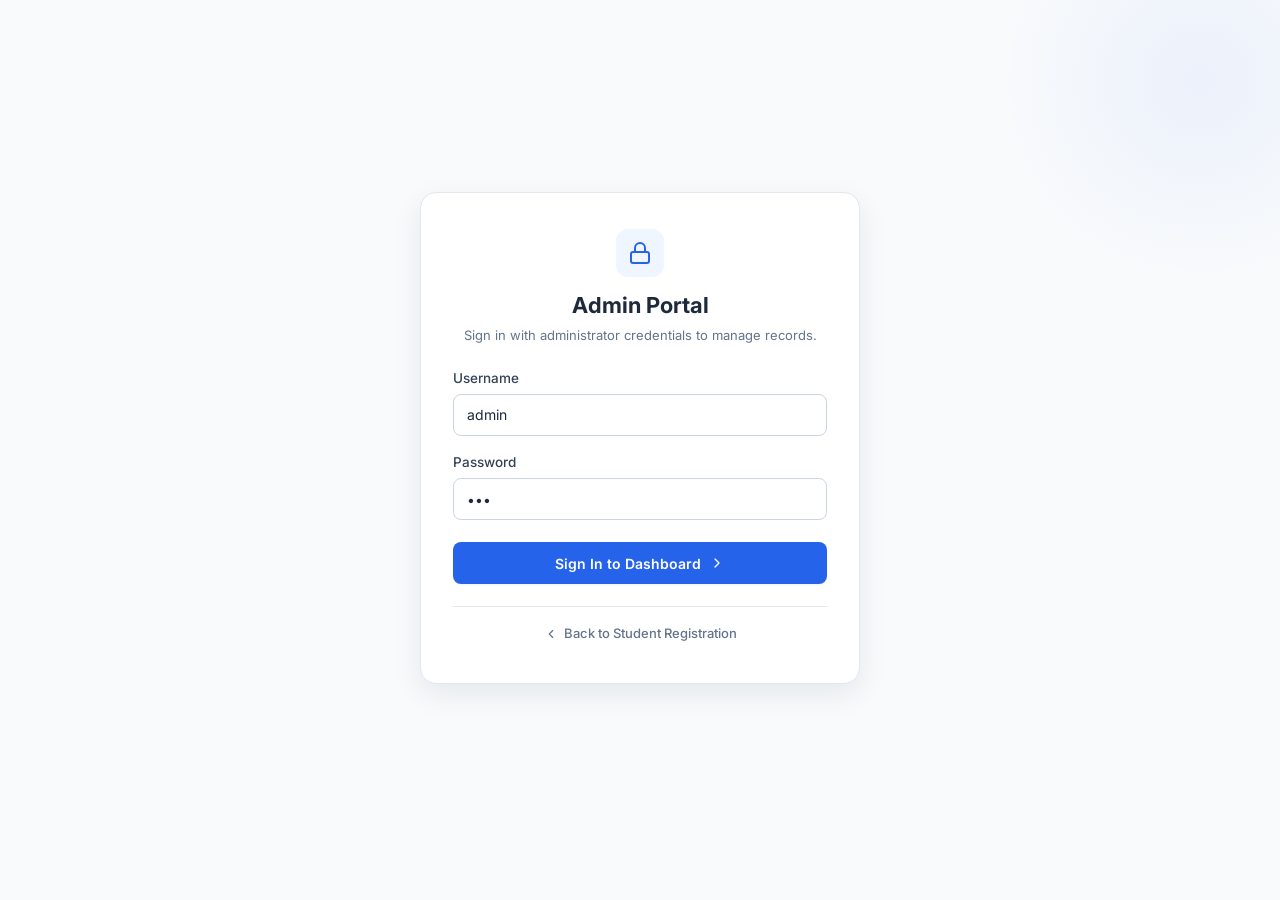
<file: Task 1/student form/dashboard.html>
<!DOCTYPE html>
<html lang="en">

<head>
  <meta charset="UTF-8">
  <meta name="viewport" content="width=device-width, initial-scale=1.0">
  <title>Admin Dashboard | Student Management System</title>
  <meta name="description" content="Admin-only dashboard to view, edit, and delete student records.">
  <link rel="preconnect" href="https://fonts.googleapis.com">
  <link rel="preconnect" href="https://fonts.gstatic.com" crossorigin>
  <link href="https://fonts.googleapis.com/css2?family=Inter:wght@400;500;600;700&display=swap" rel="stylesheet">
  <link rel="stylesheet" href="style.css">
  <script>
    if (sessionStorage.getItem("sms_admin_auth") !== "true") {
      window.location.replace("login.html");
    }
  </script>
</head>

<body class="dashboard-body" data-page="dashboard">

  <header class="dashboard-navbar">
    <div class="navbar-container">
      <div class="navbar-brand">
        <div class="brand-icon-wrap" aria-hidden="true">
          <svg viewBox="0 0 24 24" fill="none" stroke="currentColor" stroke-width="2" stroke-linecap="round"
            stroke-linejoin="round">
            <path d="M22 10v6M2 10l10-5 10 5-10 5z" />
            <path d="M6 12v5c3 3 9 3 12 0v-5" />
          </svg>
        </div>
        <div class="brand-titles">
          <h1 class="brand-heading">Admin Dashboard</h1>
          <span class="brand-sub">Student records • Admin only</span>
        </div>
      </div>

      <div class="navbar-actions">
        <span class="admin-profile-pill">
          <div class="admin-avatar">AD</div>
          <span class="admin-name">admin</span>
        </span>
        <button type="button" id="logoutBtn" class="btn-logout">Logout</button>
      </div>
    </div>
  </header>

  <div id="toastNotification" class="toast-notification" role="status" aria-live="polite">
    <div class="toast-icon-wrap" aria-hidden="true">
      <svg viewBox="0 0 20 20" fill="currentColor">
        <path fill-rule="evenodd"
          d="M10 18a8 8 0 100-16 8 8 0 000 16zm3.707-9.293a1 1 0 00-1.414-1.414L9 10.586 7.707 9.293a1 1 0 00-1.414 1.414l2 2a1 1 0 001.414 0l4-4z"
          clip-rule="evenodd" />
      </svg>
    </div>
    <div class="toast-content">
      <span class="toast-title" id="toastTitle">Notification</span>
      <span class="toast-desc" id="toastDesc">Operation completed successfully.</span>
    </div>
    <button type="button" id="closeToastBtn" class="close-toast-btn" aria-label="Close message">&times;</button>
  </div>

  <main class="dashboard-main">
    <div class="crud-container">

      <section class="form-card" id="adminEditCard" aria-label="Edit student record" style="display: none;">

        <div class="form-header-row">
          <div class="form-header">
            <div class="header-icon-wrap" aria-hidden="true">
              <svg class="header-icon" viewBox="0 0 24 24" fill="none" stroke="currentColor" stroke-width="2"
                stroke-linecap="round" stroke-linejoin="round">
                <path d="M16 21v-2a4 4 0 0 0-4-4H6a4 4 0 0 0-4 4v2"></path>
                <circle cx="9" cy="7" r="4"></circle>
                <path d="M17 8l4 4-4 4"></path>
              </svg>
            </div>
            <div class="header-text">
              <h2 class="form-title" id="formCardTitle">Edit Student Information</h2>
              <p class="form-subtitle">Update the selected student record.</p>
            </div>
          </div>

          <span id="editModeBadge" class="edit-mode-badge">
            <span>Edit Mode Active</span>
          </span>
        </div>

        <hr class="header-divider" />

        <form id="studentForm" class="student-form" novalidate>
          <div class="form-grid">

            <div class="form-group" id="group-studentName">
              <label for="studentName" class="form-label">
                Student Name <span class="required">*</span>
              </label>
              <input type="text" id="studentName" name="studentName" class="form-control" placeholder="e.g. John Doe"
                autocomplete="name" required />
              <div class="validation-message" id="error-studentName"></div>
            </div>

            <div class="form-group" id="group-email">
              <label for="email" class="form-label">
                Email <span class="required">*</span>
              </label>
              <input type="email" id="email" name="email" class="form-control" placeholder="e.g. student@college.edu"
                autocomplete="email" required />
              <div class="validation-message" id="error-email"></div>
            </div>

            <div class="form-group" id="group-mobileNumber">
              <label for="mobileNumber" class="form-label">
                Mobile Number <span class="required">*</span>
              </label>
              <input type="tel" id="mobileNumber" name="mobileNumber" class="form-control" placeholder="e.g. 9876543210"
                maxlength="10" autocomplete="tel" required />
              <div class="validation-message" id="error-mobileNumber"></div>
            </div>

            <div class="form-group" id="group-dob">
              <label for="dob" class="form-label">
                Date of Birth <span class="required">*</span>
              </label>
              <input type="date" id="dob" name="dob" class="form-control" required />
              <div class="validation-message" id="error-dob"></div>
            </div>

            <div class="form-group full-width" id="group-gender">
              <label class="form-label">
                Gender <span class="required">*</span>
              </label>
              <div class="gender-options-group" role="radiogroup">
                <label class="gender-option">
                  <input type="radio" name="gender" value="Male" class="gender-radio" />
                  <span class="gender-custom-indicator"></span>
                  <span class="gender-text">Male</span>
                </label>
                <label class="gender-option">
                  <input type="radio" name="gender" value="Female" class="gender-radio" />
                  <span class="gender-custom-indicator"></span>
                  <span class="gender-text">Female</span>
                </label>
                <label class="gender-option">
                  <input type="radio" name="gender" value="Other" class="gender-radio" />
                  <span class="gender-custom-indicator"></span>
                  <span class="gender-text">Other</span>
                </label>
              </div>
              <div class="validation-message" id="error-gender"></div>
            </div>

            <div class="form-group full-width" id="group-course">
              <label for="course" class="form-label">
                Course <span class="required">*</span>
              </label>
              <div class="select-wrapper">
                <select id="course" name="course" class="form-control form-select" required>
                  <option value="" disabled selected>Select Course</option>
                  <option value="B.Tech Computer Science">B.Tech Computer Science</option>
                  <option value="B.Tech Information Technology">B.Tech Information Technology</option>
                  <option value="B.Tech Mechanical Engineering">B.Tech Mechanical Engineering</option>
                  <option value="B.Tech Civil Engineering">B.Tech Civil Engineering</option>
                  <option value="BCA">BCA (Bachelor of Computer Applications)</option>
                  <option value="MCA">MCA (Master of Computer Applications)</option>
                  <option value="B.Sc Data Science">B.Sc Data Science</option>
                  <option value="MBA">MBA (Master of Business Administration)</option>
                </select>
                <span class="select-arrow" aria-hidden="true">
                  <svg viewBox="0 0 20 20" fill="currentColor">
                    <path fill-rule="evenodd"
                      d="M5.293 7.293a1 1 0 011.414 0L10 10.586l3.293-3.293a1 1 0 111.414 1.414l-4 4a1 1 0 01-1.414 0l-4-4a1 1 0 010-1.414z"
                      clip-rule="evenodd" />
                  </svg>
                </span>
              </div>
              <div class="validation-message" id="error-course"></div>
            </div>

            <div class="form-group full-width" id="group-address">
              <label for="address" class="form-label">
                Address <span class="required">*</span>
              </label>
              <textarea id="address" name="address" class="form-control form-textarea" rows="3"
                placeholder="Enter student's street address, city, and state" required></textarea>
              <div class="validation-message" id="error-address"></div>
            </div>

            <div class="form-group full-width" id="group-photo">
              <label for="studentPhoto" class="form-label">
                Student Photo <span class="optional-tag">(Optional • JPG, PNG, WebP &lt; 2MB)</span>
              </label>
              <div class="photo-upload-zone" id="photoDropZone">
                <input type="file" id="studentPhoto" name="studentPhoto" accept="image/*" class="file-input-hidden" />
                <div class="upload-prompt" id="uploadPrompt">
                  <svg class="upload-icon" viewBox="0 0 24 24" fill="none" stroke="currentColor" stroke-width="2"
                    stroke-linecap="round" stroke-linejoin="round">
                    <rect x="3" y="3" width="18" height="18" rx="2" ry="2" />
                    <circle cx="8.5" cy="8.5" r="1.5" />
                    <polyline points="21 15 16 10 5 21" />
                  </svg>
                  <span class="upload-text">Upload a passport size photo</span>
                  <label for="studentPhoto" class="btn-choose-file">Choose Photo</label>
                </div>

                <div class="photo-preview-container" id="photoPreviewContainer" style="display: none;">
                  <div class="preview-image-wrap">
                    <img id="photoPreviewImg" src="" alt="Student Photo Preview" />
                  </div>
                  <div class="preview-details">
                    <span class="preview-file-name">Selected Photo</span>
                    <button type="button" id="btnRemovePhoto" class="btn-remove-photo">Remove Photo</button>
                  </div>
                </div>
              </div>
              <div class="validation-message" id="error-photo"></div>
            </div>

          </div>

          <hr class="actions-divider" />
          <div class="form-actions">
            <button type="submit" id="submitBtn" class="btn btn-primary btn-update-mode">
              <span class="btn-icon">✓</span>
              <span id="submitBtnText">Update Student</span>
            </button>

            <button type="button" id="cancelEditBtn" class="btn-cancel-edit">
              Cancel Edit
            </button>
          </div>
        </form>

      </section>

      <section class="table-card" aria-label="Student Records Management">

        <div class="table-card-header">
          <div class="table-title-group">
            <h2 class="table-title">Student Records</h2>
            <span class="badge-counter" id="totalCountBadge">0 records</span>
          </div>

          <div class="table-toolbar">
            <div class="search-input-wrap">
              <svg class="search-icon" viewBox="0 0 20 20" fill="currentColor">
                <path fill-rule="evenodd"
                  d="M8 4a4 4 0 100 8 4 4 0 000-8zM2 8a6 6 0 1110.89 3.476l4.817 4.817a1 1 0 01-1.414 1.414l-4.816-4.816A6 6 0 012 8z"
                  clip-rule="evenodd" />
              </svg>
              <input type="text" id="searchInput" class="search-field" placeholder="Search by name, email, mobile..." />
            </div>

            <div class="filter-wrap">
              <select id="filterCourse" class="filter-select">
                <option value="all">All Courses</option>
                <option value="B.Tech Computer Science">B.Tech Computer Science</option>
                <option value="B.Tech Information Technology">B.Tech Information Technology</option>
                <option value="B.Tech Mechanical Engineering">B.Tech Mechanical Engineering</option>
                <option value="B.Tech Civil Engineering">B.Tech Civil Engineering</option>
                <option value="BCA">BCA</option>
                <option value="MCA">MCA</option>
                <option value="B.Sc Data Science">B.Sc Data Science</option>
                <option value="MBA">MBA</option>
              </select>
            </div>
          </div>
        </div>

        <div class="table-responsive">
          <table class="student-table" id="studentTable">
            <thead>
              <tr>
                <th scope="col">Student</th>
                <th scope="col">Email</th>
                <th scope="col">Mobile Number</th>
                <th scope="col">Gender</th>
                <th scope="col">Date of Birth</th>
                <th scope="col">Course</th>
                <th scope="col">Address</th>
                <th scope="col" class="text-right">Actions</th>
              </tr>
            </thead>
            <tbody id="studentTableBody">
            </tbody>
          </table>

          <div class="empty-state" id="emptyState" style="display: none;">
            <div class="empty-state-icon">
              <svg viewBox="0 0 24 24" fill="none" stroke="currentColor" stroke-width="1.5" stroke-linecap="round"
                stroke-linejoin="round">
                <circle cx="12" cy="12" r="10"></circle>
                <line x1="12" y1="8" x2="12" y2="12"></line>
                <line x1="12" y1="16" x2="12.01" y2="16"></line>
              </svg>
            </div>
            <p class="empty-state-title">No student records found</p>
            <p class="empty-state-desc">Records appear here after students register from the form page.</p>
          </div>
        </div>

      </section>

    </div>
  </main>

  <script src="script.js"></script>
</body>

</html>
</file>
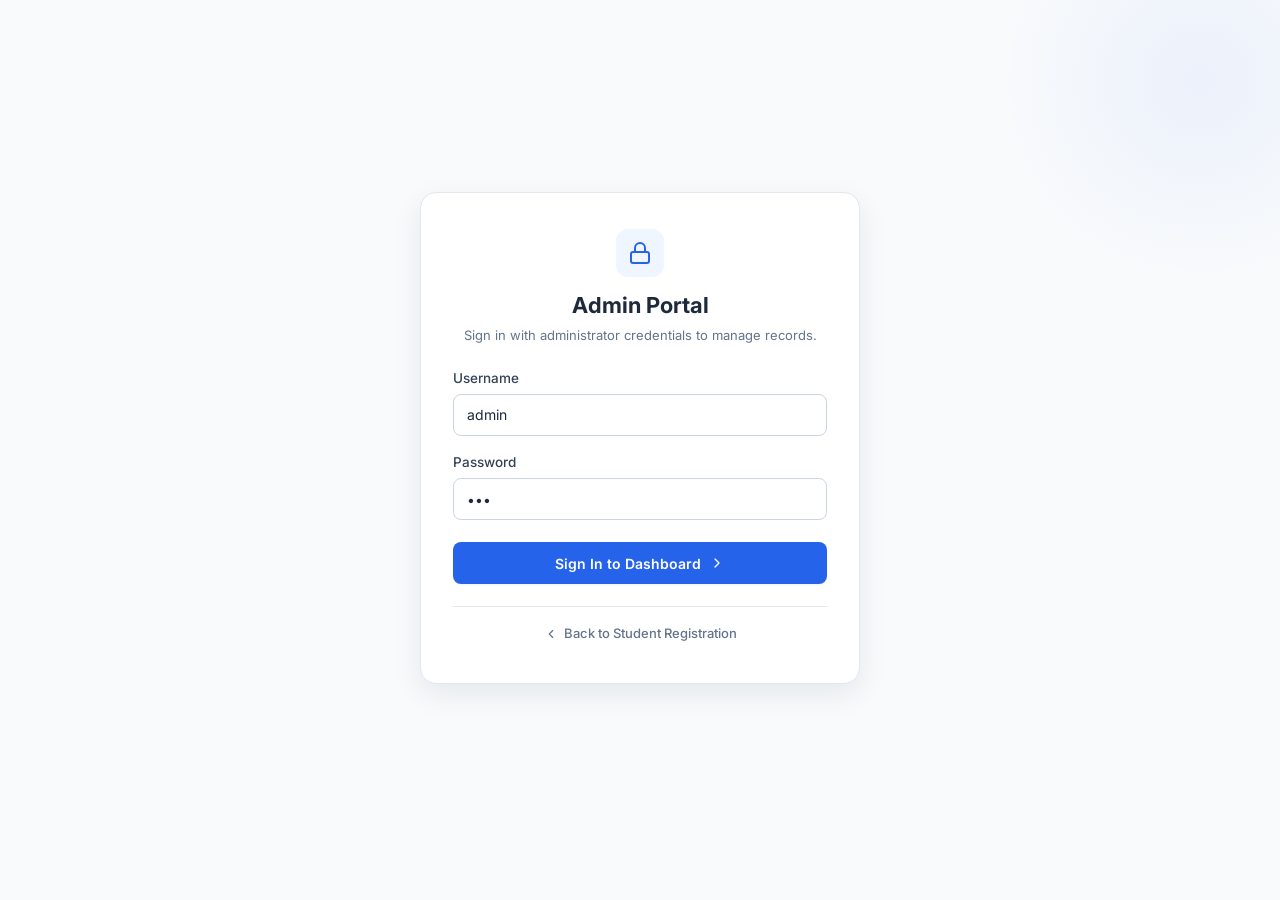
<file: Task 1/student form/login.html>
<!DOCTYPE html>
<html lang="en">

<head>
  <meta charset="UTF-8">
  <meta name="viewport" content="width=device-width, initial-scale=1.0">
  <title>Admin Login | Student Management System</title>
  <meta name="description" content="Secure administrative login for college Student Management System.">
  <link rel="preconnect" href="https://fonts.googleapis.com">
  <link rel="preconnect" href="https://fonts.gstatic.com" crossorigin>
  <link href="https://fonts.googleapis.com/css2?family=Inter:wght@400;500;600;700&display=swap" rel="stylesheet">
  <link rel="stylesheet" href="style.css">
</head>

<body>

  <div class="bg-accent-corner" aria-hidden="true"></div>

  <main class="page-container auth-page">
    <div class="auth-card">

      <!-- Header -->
      <div class="auth-header">
        <div class="auth-icon-wrap" aria-hidden="true">
          <svg viewBox="0 0 24 24" fill="none" stroke="currentColor" stroke-width="2" stroke-linecap="round"
            stroke-linejoin="round">
            <rect x="3" y="11" width="18" height="11" rx="2" ry="2"></rect>
            <path d="M7 11V7a5 5 0 0 1 10 0v4"></path>
          </svg>
        </div>
        <h1 class="auth-title">Admin Portal</h1>
        <p class="auth-subtitle">Sign in with administrator credentials to manage records.</p>
      </div>

      <!-- Demo Credentials Hint Banner -->
      <!-- div class="demo-credentials-banner">
        <div class="hint-icon">
          <svg viewBox="0 0 20 20" fill="currentColor">
            <path fill-rule="evenodd"
              d="M18 10a8 8 0 11-16 0 8 8 0 0116 0zm-7-4a1 1 0 11-2 0 1 1 0 012 0zM9 9a1 1 0 000 2v3a1 1 0 001 1h1a1 1 0 100-2v-3a1 1 0 00-1-1H9z"
              clip-rule="evenodd" />
          </svg>
        </div>
        <div class="hint-text">
          <span>Demo Login Credentials:</span>
          <strong>Username: <code>admin</code> • Password: <code>123</code></strong>
        </div>
      </div>-->

      <!-- Error Banner -->
      <div id="loginErrorBanner" class="error-notification" style="display: none;">
        <svg viewBox="0 0 20 20" fill="currentColor" width="18" height="18">
          <path fill-rule="evenodd"
            d="M10 18a8 8 0 100-16 8 8 0 000 16zM8.707 7.293a1 1 0 00-1.414 1.414L8.586 10l-1.293 1.293a1 1 0 101.414 1.414L10 11.414l1.293 1.293a1 1 0 001.414-1.414L11.414 10l1.293-1.293a1 1 0 00-1.414-1.414L10 8.586 8.707 7.293z"
            clip-rule="evenodd" />
        </svg>
        <span id="loginErrorMessage">Invalid username or password.</span>
      </div>

      <!-- Login Form -->
      <form id="adminLoginForm" class="auth-form" novalidate>
        <div class="form-group">
          <label for="adminUsername" class="form-label">Username</label>
          <input type="text" id="adminUsername" class="form-control" placeholder="e.g. admin" value="admin" required />
        </div>

        <div class="form-group">
          <label for="adminPassword" class="form-label">Password</label>
          <input type="password" id="adminPassword" class="form-control" placeholder="e.g. 123" value="123" required />
        </div>

        <button type="submit" class="btn btn-primary btn-auth-submit">
          <span>Sign In to Dashboard</span>
          <svg width="16" height="16" viewBox="0 0 24 24" fill="none" stroke="currentColor" stroke-width="2"
            stroke-linecap="round" stroke-linejoin="round">
            <polyline points="9 18 15 12 9 6"></polyline>
          </svg>
        </button>
      </form>

      <div class="auth-footer">
        <a href="index.html" class="back-link">
          <svg width="14" height="14" viewBox="0 0 24 24" fill="none" stroke="currentColor" stroke-width="2"
            stroke-linecap="round" stroke-linejoin="round">
            <polyline points="15 18 9 12 15 6"></polyline>
          </svg>
          <span>Back to Student Registration</span>
        </a>
      </div>

    </div>
  </main>

  <script src="js/storage.js"></script>
  <script src="js/login.js"></script>
</body>

</html>
</file>
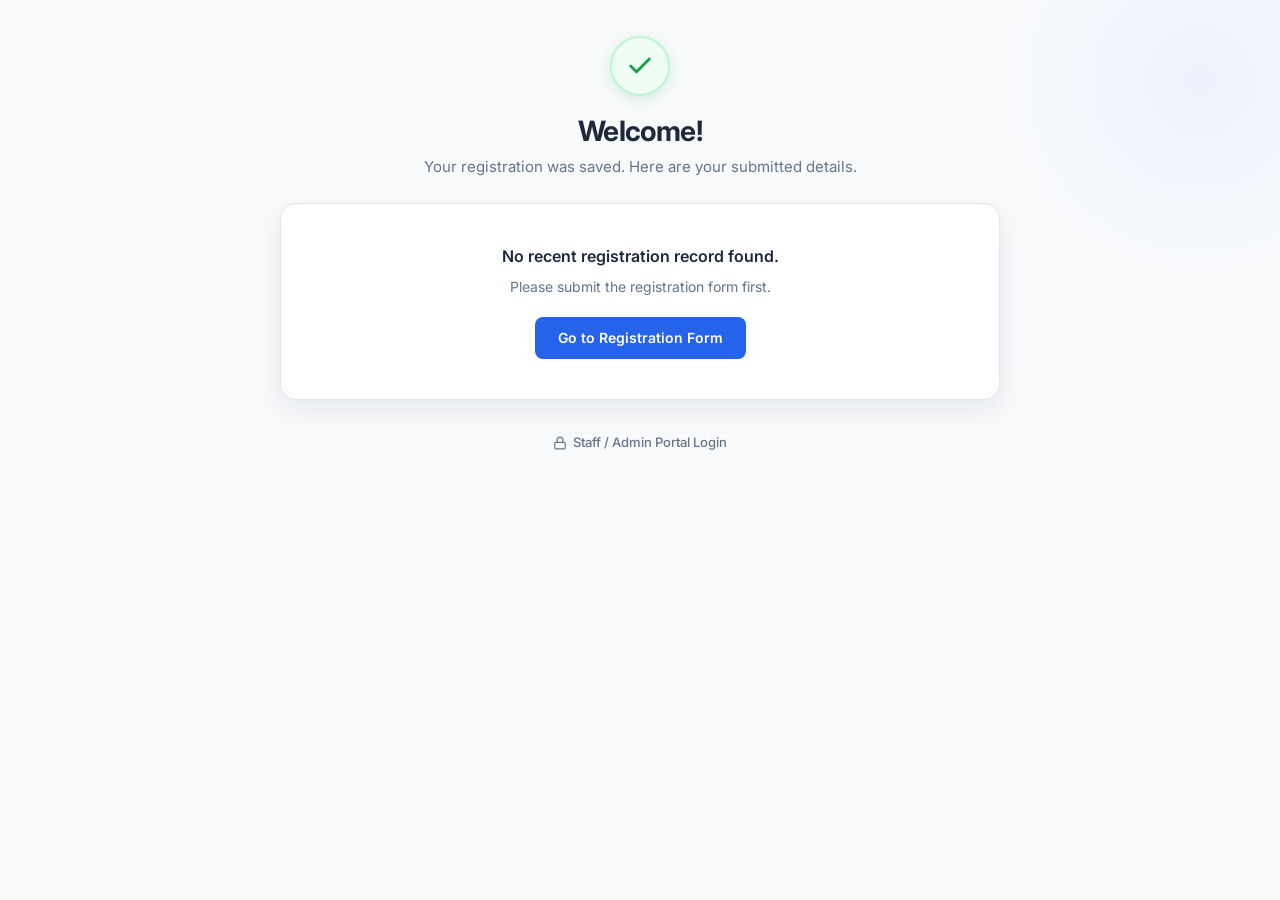
<file: Task 1/student form/welcome.html>
<!DOCTYPE html>
<html lang="en">

<head>
  <meta charset="UTF-8">
  <meta name="viewport" content="width=device-width, initial-scale=1.0">
  <title>Welcome | Student Management System</title>
  <meta name="description" content="Welcome card showing the newly registered student details.">
  <link rel="preconnect" href="https://fonts.googleapis.com">
  <link rel="preconnect" href="https://fonts.gstatic.com" crossorigin>
  <link href="https://fonts.googleapis.com/css2?family=Inter:wght@400;500;600;700&display=swap" rel="stylesheet">
  <link rel="stylesheet" href="style.css">
</head>

<body>

  <div class="bg-accent-corner" aria-hidden="true"></div>

  <main class="page-container">
    <div class="welcome-container">

      <div class="welcome-header">
        <div class="welcome-badge-icon" aria-hidden="true">
          <svg viewBox="0 0 24 24" fill="none" stroke="currentColor" stroke-width="2.5" stroke-linecap="round"
            stroke-linejoin="round">
            <polyline points="20 6 9 17 4 12"></polyline>
          </svg>
        </div>
        <h1 class="welcome-title flash-name" id="welcomeHeading">Welcome!</h1>
        <p class="welcome-subtitle">Your registration was saved. Here are your submitted details.</p>
      </div>

      <div id="welcomeContent" class="receipt-card flash-details" style="display: none;">

        <div class="receipt-header-strip">
          <div class="receipt-photo-wrap" id="receiptPhotoWrap"></div>
          <div class="receipt-primary-meta">
            <div class="receipt-name-group">
              <h2 class="receipt-student-name" id="receiptName">Student Name</h2>
              <span class="receipt-id-tag" id="receiptId">ID</span>
            </div>
            <p class="receipt-course-line" id="receiptCourse">Course</p>
          </div>
        </div>

        <div class="receipt-divider"></div>

        <div class="receipt-grid">
          <div class="receipt-item">
            <span class="receipt-label">Email Address</span>
            <span class="receipt-value" id="receiptEmail">—</span>
          </div>

          <div class="receipt-item">
            <span class="receipt-label">Mobile Number</span>
            <span class="receipt-value" id="receiptMobile">—</span>
          </div>

          <div class="receipt-item">
            <span class="receipt-label">Date of Birth</span>
            <span class="receipt-value" id="receiptDob">—</span>
          </div>

          <div class="receipt-item">
            <span class="receipt-label">Gender</span>
            <span class="receipt-value" id="receiptGender">—</span>
          </div>

          <div class="receipt-item full-width">
            <span class="receipt-label">Residential Address</span>
            <span class="receipt-value" id="receiptAddress">—</span>
          </div>
        </div>

        <div class="receipt-actions no-print">
          <a href="index.html" class="btn btn-primary">
            <span>Register Another Student</span>
          </a>
        </div>

      </div>

      <div id="notFoundContent" class="receipt-card" style="display: none; text-align: center; padding: 40px 20px;">
        <p style="font-size: 16px; font-weight: 600; color: var(--text-main);">No recent registration record found.</p>
        <p style="font-size: 14px; color: var(--text-secondary); margin: 8px 0 20px 0;">Please submit the registration form first.</p>
        <a href="index.html" class="btn btn-primary">Go to Registration Form</a>
      </div>

      <footer class="welcome-footer no-print">
        <a href="login.html" class="admin-link">
          <svg width="14" height="14" viewBox="0 0 24 24" fill="none" stroke="currentColor" stroke-width="2"
            stroke-linecap="round" stroke-linejoin="round">
            <rect x="3" y="11" width="18" height="11" rx="2" ry="2"></rect>
            <path d="M7 11V7a5 5 0 0 1 10 0v4"></path>
          </svg>
          <span>Staff / Admin Portal Login</span>
        </a>
      </footer>

    </div>
  </main>

  <script src="js/welcome.js"></script>
</body>

</html>
</file>
<file: Task 1/student form/style.css>
/* ==========================================================================
   1. GLOBAL STYLES & DESIGN TOKENS
   ========================================================================== */

:root {
  /* Color Palette */
  --primary: #2563EB;
  --primary-hover: #1D4ED8;
  --primary-light: #EFF6FF;
  --primary-focus-ring: rgba(37, 99, 235, 0.12);

  --bg-page: #F8FAFC;
  --bg-card: #FFFFFF;
  --bg-input: #FFFFFF;
  --bg-upload: #F8FAFC;
  --bg-upload-hover: #F1F5F9;

  --border: #CBD5E1;
  --border-hover: #94A3B8;
  --border-card: #E2E8F0;

  --text-main: #1E293B;
  --text-secondary: #64748B;
  --text-label: #334155;
  --placeholder: #94A3B8;

  --success: #16A34A;
  --success-bg: #F0FDF4;
  --success-border: #BBF7D0;
  --success-text: #166534;

  --error: #DC2626;
  --error-bg: #FEF2F2;
  --error-border: #FCA5A5;

  --warning: #D97706;
  --warning-bg: #FFFBEB;
  --warning-border: #FDE68A;
  --warning-text: #92400E;

  /* Typography & Sizing */
  --font-family: 'Inter', -apple-system, BlinkMacSystemFont, 'Segoe UI', Roboto, sans-serif;
  --radius-card: 16px;
  --radius-control: 8px;
  --radius-pill: 9999px;

  /* Shadows */
  --shadow-card: 0 10px 30px rgba(15, 23, 42, 0.08);
  --shadow-button: 0 1px 2px rgba(0, 0, 0, 0.05);
  --shadow-button-hover: 0 4px 6px -1px rgba(37, 99, 235, 0.2);

  /* Transitions */
  --transition: all 180ms cubic-bezier(0.4, 0, 0.2, 1);
}

*,
*::before,
*::after {
  margin: 0;
  padding: 0;
  box-sizing: border-box;
}

body {
  font-family: var(--font-family);
  background-color: var(--bg-page);
  color: var(--text-main);
  line-height: 1.5;
  -webkit-font-smoothing: antialiased;
  -moz-osx-font-smoothing: grayscale;
  min-height: 100vh;
  position: relative;
  overflow-x: hidden;
}

/* Background Decorative Accent */
.bg-accent-corner {
  position: absolute;
  top: -120px;
  right: -120px;
  width: 400px;
  height: 400px;
  background: radial-gradient(circle, rgba(37, 99, 235, 0.06) 0%, rgba(248, 250, 252, 0) 70%);
  pointer-events: none;
  z-index: 0;
}

.page-container {
  display: flex;
  justify-content: center;
  align-items: flex-start;
  padding: 36px 20px 60px 20px;
  min-height: 100vh;
  position: relative;
  z-index: 1;
}

/* ==========================================================================
   2. REGISTRATION FORM CARD
   ========================================================================== */

.form-card {
  background: var(--bg-card);
  border: 1px solid var(--border-card);
  border-radius: var(--radius-card);
  box-shadow: var(--shadow-card);
  width: 100%;
  max-width: 800px;
  padding: 38px 44px;
}

.form-header-row {
  display: flex;
  align-items: center;
  justify-content: space-between;
  gap: 14px;
  flex-wrap: wrap;
}

.form-header {
  display: flex;
  align-items: center;
  gap: 14px;
}

.header-icon-wrap {
  width: 44px;
  height: 44px;
  background-color: var(--primary-light);
  border-radius: 10px;
  display: flex;
  align-items: center;
  justify-content: center;
  color: var(--primary);
  flex-shrink: 0;
}

.header-icon {
  width: 24px;
  height: 24px;
}

.form-title {
  font-size: 26px;
  font-weight: 700;
  color: var(--text-main);
  letter-spacing: -0.02em;
  line-height: 1.2;
}

.form-subtitle {
  font-size: 14px;
  color: var(--text-secondary);
  margin-top: 3px;
  font-weight: 400;
}

.header-admin-pill {
  display: inline-flex;
  align-items: center;
  gap: 6px;
  padding: 6px 12px;
  border-radius: var(--radius-pill);
  background-color: #F1F5F9;
  border: 1px solid var(--border);
  color: var(--text-secondary);
  font-size: 12.5px;
  font-weight: 500;
  text-decoration: none;
  transition: var(--transition);
}

.header-admin-pill svg {
  width: 14px;
  height: 14px;
}

.header-admin-pill:hover {
  background-color: var(--primary-light);
  border-color: #BFDBFE;
  color: var(--primary);
}

.header-divider {
  border: none;
  border-top: 1px solid var(--border-card);
  margin: 20px 0 24px 0;
}

/* ==========================================================================
   3. FORM GRID & INPUT CONTROLS
   ========================================================================== */

.form-grid {
  display: grid;
  grid-template-columns: 1fr 1fr;
  gap: 18px 20px;
}

.form-group {
  display: flex;
  flex-direction: column;
}

.form-group.full-width {
  grid-column: 1 / -1;
}

.form-label {
  font-size: 13.5px;
  font-weight: 500;
  color: var(--text-label);
  margin-bottom: 6px;
  display: inline-block;
}

.required {
  color: var(--error);
  margin-left: 2px;
}

.optional-tag {
  font-size: 12px;
  font-weight: 400;
  color: var(--text-secondary);
  margin-left: 4px;
}

/* Text Inputs & Selects */
.form-control {
  width: 100%;
  height: 42px;
  padding: 9px 13px;
  font-family: inherit;
  font-size: 14px;
  color: var(--text-main);
  background-color: var(--bg-input);
  border: 1px solid var(--border);
  border-radius: var(--radius-control);
  outline: none;
  transition: var(--transition);
}

.form-control::placeholder {
  color: var(--placeholder);
}

.form-control:hover {
  border-color: var(--border-hover);
}

.form-control:focus {
  border-color: var(--primary);
  box-shadow: 0 0 0 3px var(--primary-focus-ring);
}

.form-control[readonly] {
  background-color: #F8FAFC;
  cursor: not-allowed;
  color: #475569;
}

.form-control.is-invalid {
  border-color: var(--error) !important;
  background-color: #FFFDFD;
}

.form-control.is-invalid:focus {
  box-shadow: 0 0 0 3px rgba(220, 38, 38, 0.12);
}

.form-control.is-valid {
  border-color: var(--border);
}

/* Select Dropdown */
.select-wrapper {
  position: relative;
  width: 100%;
}

.form-select {
  appearance: none;
  -webkit-appearance: none;
  -moz-appearance: none;
  cursor: pointer;
  padding-right: 36px;
}

.form-select:disabled {
  background-color: #F1F5F9;
  cursor: not-allowed;
  opacity: 0.7;
}

.select-arrow {
  position: absolute;
  right: 12px;
  top: 50%;
  transform: translateY(-50%);
  width: 16px;
  height: 16px;
  color: var(--text-secondary);
  pointer-events: none;
  display: flex;
  align-items: center;
  justify-content: center;
}

/* Address Textarea */
.form-textarea {
  min-height: 72px;
  height: 72px;
  resize: vertical;
  line-height: 1.45;
  padding: 10px 14px;
}

/* Gender Radio Buttons */
.gender-options-group {
  display: flex;
  gap: 12px;
  width: 100%;
}

.gender-option {
  flex: 1;
  display: flex;
  align-items: center;
  height: 42px;
  padding: 0 14px;
  background: var(--bg-input);
  border: 1px solid var(--border);
  border-radius: var(--radius-control);
  cursor: pointer;
  transition: var(--transition);
  user-select: none;
  position: relative;
}

.gender-radio {
  position: absolute;
  opacity: 0;
  cursor: pointer;
}

.gender-custom-indicator {
  width: 16px;
  height: 16px;
  border-radius: 50%;
  border: 1.5px solid var(--border);
  margin-right: 8px;
  display: flex;
  align-items: center;
  justify-content: center;
  transition: var(--transition);
  flex-shrink: 0;
}

.gender-custom-indicator::after {
  content: '';
  width: 8px;
  height: 8px;
  border-radius: 50%;
  background-color: var(--primary);
  opacity: 0;
  transform: scale(0.5);
  transition: var(--transition);
}

.gender-text {
  font-size: 13.5px;
  font-weight: 500;
  color: var(--text-main);
  transition: var(--transition);
}

.gender-option:hover {
  border-color: var(--border-hover);
}

.gender-option:has(.gender-radio:checked) {
  background-color: var(--primary-light);
  border-color: var(--primary);
}

.gender-option:has(.gender-radio:checked) .gender-custom-indicator {
  border-color: var(--primary);
}

.gender-option:has(.gender-radio:checked) .gender-custom-indicator::after {
  opacity: 1;
  transform: scale(1);
}

.gender-option:has(.gender-radio:checked) .gender-text {
  color: var(--primary);
  font-weight: 600;
}

/* Checkbox Options (Skills & Hobbies) */
.checkbox-options-grid {
  display: grid;
  grid-template-columns: repeat(auto-fill, minmax(180px, 1fr));
  gap: 10px;
}

.checkbox-option {
  display: flex;
  align-items: center;
  padding: 8px 12px;
  background: var(--bg-input);
  border: 1px solid var(--border);
  border-radius: var(--radius-control);
  cursor: pointer;
  transition: var(--transition);
  user-select: none;
  position: relative;
}

.checkbox-input {
  position: absolute;
  opacity: 0;
  cursor: pointer;
}

.checkbox-custom-indicator {
  width: 18px;
  height: 18px;
  border-radius: 4px;
  border: 1.5px solid var(--border);
  margin-right: 8px;
  display: flex;
  align-items: center;
  justify-content: center;
  transition: var(--transition);
  flex-shrink: 0;
  background: #FFFFFF;
}

.checkbox-custom-indicator svg {
  width: 12px;
  height: 12px;
  color: #FFFFFF;
  opacity: 0;
  transform: scale(0.6);
  transition: var(--transition);
}

.checkbox-text {
  font-size: 13px;
  font-weight: 500;
  color: var(--text-main);
  transition: var(--transition);
}

.checkbox-option:hover {
  border-color: var(--border-hover);
}

.checkbox-option:has(.checkbox-input:checked) {
  background-color: var(--primary-light);
  border-color: var(--primary);
}

.checkbox-option:has(.checkbox-input:checked) .checkbox-custom-indicator {
  background-color: var(--primary);
  border-color: var(--primary);
}

.checkbox-option:has(.checkbox-input:checked) .checkbox-custom-indicator svg {
  opacity: 1;
  transform: scale(1);
}

.checkbox-option:has(.checkbox-input:checked) .checkbox-text {
  color: var(--primary);
  font-weight: 600;
}

/* Photo Dropzone */
/*.photo-upload-zone {
  background-color: var(--bg-upload);
  border: 1.5px dashed var(--border);
  border-radius: var(--radius-control);
  padding: 18px 16px;
  text-align: center;
  transition: var(--transition);
  position: relative;
  cursor: pointer;
}

.photo-upload-zone:hover {
  background-color: var(--bg-upload-hover);
  border-color: var(--border-hover);
}

.photo-upload-zone.dragover {
  border-color: var(--primary);
  background-color: var(--primary-light);
}

.photo-upload-zone.is-invalid {
  border-color: var(--error) !important;
  background-color: #FFFDFD;
}

.photo-hidden-input {
  position: absolute;
  top: 0;
  left: 0;
  width: 100%;
  height: 100%;
  opacity: 0;
  cursor: pointer;
  display: none;
}

.upload-prompt {
  display: flex;
  flex-direction: column;
  align-items: center;
  gap: 6px;
}

.upload-icon-circle {
  width: 36px;
  height: 36px;
  border-radius: 50%;
  background-color: var(--primary-light);
  color: var(--primary);
  display: flex;
  align-items: center;
  justify-content: center;
}

.upload-icon-circle svg {
  width: 18px;
  height: 18px;
}

.upload-main-text {
  font-size: 13.5px;
  font-weight: 600;
  color: var(--text-main);
}

.upload-sub-text {
  font-size: 12px;
  color: var(--text-secondary);
}

.btn-choose-file {
  display: inline-block;
  margin-top: 4px;
  padding: 6px 14px;
  font-family: inherit;
  font-size: 12px;
  font-weight: 500;
  color: var(--text-label);
  background-color: var(--bg-card);
  border: 1px solid var(--border);
  border-radius: 6px;
  cursor: pointer;
  transition: var(--transition);
}

.btn-choose-file:hover {
  border-color: var(--border-hover);
  color: var(--text-main);
  background-color: #F8FAFC;
}*/
/* =========================================================
   STUDENT PHOTO UPLOAD
   ========================================================= */


/* ---------------------------------------------------------
   PHOTO DROPZONE
   --------------------------------------------------------- */

.photo-upload-zone {
  width: 100%;
  min-height: 150px;

  box-sizing: border-box;

  display: flex;
  align-items: center;
  justify-content: center;

  padding: 18px 20px;

  background-color: var(--bg-upload);

  border: 1.5px dashed var(--border);
  border-radius: var(--radius-control);

  position: relative;

  cursor: pointer;

  transition: var(--transition);
}


/* Hover */
.photo-upload-zone:hover {
  background-color: var(--bg-upload-hover);
  border-color: var(--border-hover);
}


/* Drag and Drop */
.photo-upload-zone.dragover {
  background-color: var(--primary-light);
  border-color: var(--primary);
}


/* Invalid State */
.photo-upload-zone.is-invalid {
  background-color: #FFFDFD;
  border-color: var(--error) !important;
}


/* ---------------------------------------------------------
   HIDDEN FILE INPUT
   --------------------------------------------------------- */

.file-input-hidden {
  display: none;
}


/* ---------------------------------------------------------
   UPLOAD PROMPT
   --------------------------------------------------------- */

.upload-prompt {
  width: 100%;

  display: flex;
  flex-direction: column;

  align-items: center;
  justify-content: center;

  gap: 7px;

  text-align: center;
}


/* ---------------------------------------------------------
   UPLOAD ICON
   --------------------------------------------------------- */

.upload-icon {
  width: 32px;
  height: 32px;

  padding: 8px;

  box-sizing: content-box;

  border-radius: 50%;

  background-color: var(--primary-light);

  color: var(--primary);

  margin-bottom: 2px;
}


/* ---------------------------------------------------------
   UPLOAD TEXT
   --------------------------------------------------------- */

.upload-text {
  display: block;

  font-size: 13.5px;

  line-height: 1.4;

  font-weight: 600;

  color: var(--text-main);
}


/* ---------------------------------------------------------
   CHOOSE PHOTO BUTTON
   --------------------------------------------------------- */

.btn-choose-file {
  display: inline-flex;

  align-items: center;
  justify-content: center;

  margin-top: 3px;

  min-height: 32px;

  padding: 0 14px;

  box-sizing: border-box;

  font-family: inherit;

  font-size: 12px;

  font-weight: 500;

  color: var(--text-label);

  background-color: var(--bg-card);

  border: 1px solid var(--border);

  border-radius: 6px;

  cursor: pointer;

  transition: var(--transition);
}


/* Choose Button Hover */
.btn-choose-file:hover {
  color: var(--text-main);

  background-color: #F8FAFC;

  border-color: var(--border-hover);
}


/* ---------------------------------------------------------
   PHOTO PREVIEW CONTAINER
   --------------------------------------------------------- */

.photo-preview-container {
  width: 100%;

  display: flex;

  align-items: center;

  justify-content: center;

  gap: 16px;
}


/* ---------------------------------------------------------
   PREVIEW IMAGE
   --------------------------------------------------------- */

.preview-image-wrap {
  width: 76px;
  height: 92px;

  flex-shrink: 0;

  overflow: hidden;

  background-color: #F8FAFC;

  border: 1px solid var(--border);

  border-radius: 8px;
}


/* Preview Image */
.preview-image-wrap img {
  width: 100%;
  height: 100%;

  display: block;

  object-fit: cover;
}


/* ---------------------------------------------------------
   PREVIEW DETAILS
   --------------------------------------------------------- */

.preview-details {
  display: flex;

  flex-direction: column;

  align-items: flex-start;

  gap: 8px;
}


/* ---------------------------------------------------------
   FILE NAME
   --------------------------------------------------------- */

.preview-file-name {
  max-width: 220px;

  overflow: hidden;

  text-overflow: ellipsis;

  white-space: nowrap;

  font-size: 13px;

  font-weight: 500;

  color: var(--text-main);
}


/* ---------------------------------------------------------
   REMOVE PHOTO BUTTON
   --------------------------------------------------------- */

.btn-remove-photo {
  min-height: 30px;

  padding: 0 11px;

  font-family: inherit;

  font-size: 11.5px;

  font-weight: 500;

  color: var(--error);

  background-color: transparent;

  border: 1px solid var(--error);

  border-radius: 6px;

  cursor: pointer;

  transition: var(--transition);
}


/* Remove Button Hover */
.btn-remove-photo:hover {
  color: #FFFFFF;

  background-color: var(--error);
}


/* ---------------------------------------------------------
   RESPONSIVE DESIGN
   --------------------------------------------------------- */

@media (max-width: 576px) {

  .photo-upload-zone {
    min-height: 145px;

    padding: 16px;
  }


  .photo-preview-container {
    gap: 12px;
  }


  .preview-image-wrap {
    width: 68px;
    height: 82px;
  }


  .preview-file-name {
    max-width: 160px;
  }

}

/* Image Preview Box */
.photo-preview-container {
  display: flex;
  align-items: center;
  justify-content: center;
  gap: 14px;
  text-align: left;
}

.preview-image-wrap {
  width: 56px;
  height: 56px;
  border-radius: 8px;
  border: 1px solid var(--border);
  overflow: hidden;
  background-color: #FFFFFF;
  flex-shrink: 0;
}

.preview-image-wrap img {
  width: 100%;
  height: 100%;
  object-fit: cover;
}

.preview-details {
  display: flex;
  flex-direction: column;
  gap: 2px;
}

.preview-file-name {
  font-size: 13px;
  font-weight: 600;
  color: var(--text-main);
  max-width: 220px;
  white-space: nowrap;
  overflow: hidden;
  text-overflow: ellipsis;
}

.preview-file-size {
  font-size: 11.5px;
  color: var(--text-secondary);
}

.btn-remove-photo {
  background: none;
  border: none;
  font-family: inherit;
  font-size: 12px;
  font-weight: 500;
  color: var(--primary);
  cursor: pointer;
  padding: 0;
  margin-top: 2px;
  text-align: left;
  transition: var(--transition);
}

.btn-remove-photo:hover {
  color: var(--primary-hover);
  text-decoration: underline;
}

/* Buttons */
.actions-divider {
  border: none;
  border-top: 1px solid var(--border-card);
  margin: 24px 0 20px 0;
}

.form-actions {
  display: flex;
  align-items: center;
  gap: 12px;
}

.btn {
  display: inline-flex;
  align-items: center;
  justify-content: center;
  gap: 8px;
  height: 42px;
  padding: 0 22px;
  font-family: inherit;
  font-size: 14px;
  font-weight: 600;
  border-radius: var(--radius-control);
  cursor: pointer;
  transition: var(--transition);
  border: 1px solid transparent;
  user-select: none;
  text-decoration: none;
}

.btn-icon {
  font-size: 15px;
  line-height: 1;
}

.btn-primary {
  background-color: var(--primary);
  color: #FFFFFF;
  box-shadow: var(--shadow-button);
}

.btn-primary:hover {
  background-color: var(--primary-hover);
  transform: translateY(-1px);
  box-shadow: var(--shadow-button-hover);
}

.btn-secondary {
  background-color: var(--bg-card);
  color: #475569;
  border-color: var(--border);
}

.btn-secondary:hover {
  background-color: #F8FAFC;
  border-color: var(--border-hover);
  color: var(--text-main);
}

/* Validation Messages */
.validation-message {
  font-size: 12px;
  color: var(--error);
  font-weight: 500;
  margin-top: 4px;
  min-height: 16px;
  display: none;
  animation: fadeIn 150ms ease-in;
}

.validation-message.visible {
  display: block;
}

@keyframes fadeIn {
  from {
    opacity: 0;
  }

  to {
    opacity: 1;
  }
}

/* ==========================================================================
   4. WELCOME & RECEIPT PAGE
   ========================================================================== */

.welcome-container {
  width: 100%;
  max-width: 720px;
  display: flex;
  flex-direction: column;
  align-items: center;
  gap: 24px;
}

.welcome-header {
  text-align: center;
  display: flex;
  flex-direction: column;
  align-items: center;
}

.welcome-badge-icon {
  width: 60px;
  height: 60px;
  border-radius: 50%;
  background-color: var(--success-bg);
  border: 2px solid var(--success-border);
  color: var(--success);
  display: flex;
  align-items: center;
  justify-content: center;
  margin-bottom: 14px;
  box-shadow: 0 4px 14px rgba(22, 163, 74, 0.15);
}

.welcome-badge-icon svg {
  width: 28px;
  height: 28px;
}

.welcome-title {
  font-size: 28px;
  font-weight: 700;
  color: var(--text-main);
  letter-spacing: -0.02em;
}

@keyframes welcomeNameFlash {
  0%,
  100% {
    opacity: 1;
    transform: scale(1);
    color: var(--text-main);
  }

  50% {
    opacity: 1;
    transform: scale(1.04);
    color: var(--primary);
  }
}

@keyframes welcomeCardFlash {
  0%,
  100% {
    box-shadow: var(--shadow-card);
    border-color: var(--border-card);
  }

  25% {
    box-shadow: 0 0 0 6px rgba(37, 99, 235, 0.22), 0 10px 30px rgba(15, 23, 42, 0.08);
    border-color: #93C5FD;
  }

  50% {
    box-shadow: 0 0 0 8px rgba(22, 163, 74, 0.18), 0 10px 30px rgba(15, 23, 42, 0.08);
    border-color: #86EFAC;
  }

  75% {
    box-shadow: 0 0 0 6px rgba(37, 99, 235, 0.18), 0 10px 30px rgba(15, 23, 42, 0.08);
    border-color: #93C5FD;
  }
}

.welcome-title.flash-name {
  animation: welcomeNameFlash 0.85s ease-in-out 4;
}

.receipt-card.flash-details {
  animation: welcomeCardFlash 0.9s ease-in-out 4;
}

.welcome-subtitle {
  font-size: 15px;
  color: var(--text-secondary);
  margin-top: 4px;
}

.receipt-card {
  background: var(--bg-card);
  border: 1px solid var(--border-card);
  border-radius: var(--radius-card);
  box-shadow: var(--shadow-card);
  width: 100%;
  padding: 36px 40px;
}

.receipt-header-strip {
  display: flex;
  align-items: center;
  gap: 20px;
}

.receipt-photo-wrap {
  width: 76px;
  height: 76px;
  border-radius: 12px;
  overflow: hidden;
  border: 2px solid var(--border);
  background: #F1F5F9;
  display: flex;
  align-items: center;
  justify-content: center;
  flex-shrink: 0;
}

.receipt-photo-img {
  width: 100%;
  height: 100%;
  object-fit: cover;
}

.receipt-avatar-initials {
  font-size: 24px;
  font-weight: 700;
  color: #475569;
}

.receipt-primary-meta {
  display: flex;
  flex-direction: column;
  gap: 4px;
  flex: 1;
}

.receipt-name-group {
  display: flex;
  align-items: center;
  gap: 10px;
  flex-wrap: wrap;
}

.receipt-student-name {
  font-size: 22px;
  font-weight: 700;
  color: var(--text-main);
}

.receipt-id-tag {
  font-size: 12px;
  font-weight: 600;
  background-color: var(--primary-light);
  color: var(--primary);
  padding: 2px 8px;
  border-radius: var(--radius-pill);
  font-family: monospace;
}

.receipt-course-line {
  font-size: 14px;
  font-weight: 500;
  color: var(--text-secondary);
}

.receipt-enrollment-badge {
  font-size: 13px;
  color: #0F172A;
  background-color: #F8FAFC;
  padding: 4px 10px;
  border-radius: 6px;
  border: 1px solid var(--border);
  width: fit-content;
  margin-top: 4px;
}

.receipt-divider {
  border-top: 1px solid var(--border-card);
  margin: 24px 0;
}

.receipt-grid {
  display: grid;
  grid-template-columns: 1fr 1fr;
  gap: 16px 20px;
}

.receipt-item {
  display: flex;
  flex-direction: column;
  gap: 3px;
}

.receipt-item.full-width {
  grid-column: 1 / -1;
}

.receipt-label {
  font-size: 12px;
  font-weight: 600;
  color: var(--text-secondary);
  text-transform: uppercase;
  letter-spacing: 0.03em;
}

.receipt-value {
  font-size: 14px;
  font-weight: 500;
  color: var(--text-main);
}

.receipt-pills-wrap {
  display: flex;
  flex-wrap: wrap;
  gap: 6px;
  margin-top: 4px;
}

.receipt-pill {
  font-size: 12px;
  font-weight: 500;
  background-color: #F1F5F9;
  color: #334155;
  padding: 3px 9px;
  border-radius: 6px;
  border: 1px solid #E2E8F0;
}

.receipt-actions {
  display: flex;
  align-items: center;
  justify-content: flex-end;
  gap: 12px;
  margin-top: 28px;
  padding-top: 20px;
  border-top: 1px solid var(--border-card);
}

.welcome-footer {
  text-align: center;
  margin-top: 8px;
}

.admin-link {
  display: inline-flex;
  align-items: center;
  gap: 6px;
  font-size: 13px;
  color: var(--text-secondary);
  text-decoration: none;
  font-weight: 500;
  transition: var(--transition);
}

.admin-link:hover {
  color: var(--primary);
  text-decoration: underline;
}

/* ==========================================================================
   5. AUTH LOGIN PAGE
   ========================================================================== */

.auth-page {
  align-items: center;
}

.auth-card {
  background: var(--bg-card);
  border: 1px solid var(--border-card);
  border-radius: var(--radius-card);
  box-shadow: var(--shadow-card);
  width: 100%;
  max-width: 440px;
  padding: 36px 32px;
}

.auth-header {
  text-align: center;
  display: flex;
  flex-direction: column;
  align-items: center;
  margin-bottom: 22px;
}

.auth-icon-wrap {
  width: 48px;
  height: 48px;
  border-radius: 12px;
  background-color: var(--primary-light);
  color: var(--primary);
  display: flex;
  align-items: center;
  justify-content: center;
  margin-bottom: 12px;
}

.auth-icon-wrap svg {
  width: 24px;
  height: 24px;
}

.auth-title {
  font-size: 22px;
  font-weight: 700;
  color: var(--text-main);
}

.auth-subtitle {
  font-size: 13px;
  color: var(--text-secondary);
  margin-top: 4px;
}

.demo-credentials-banner {
  background-color: #EFF6FF;
  border: 1px solid #BFDBFE;
  border-radius: var(--radius-control);
  padding: 10px 14px;
  display: flex;
  align-items: center;
  gap: 10px;
  margin-bottom: 20px;
  font-size: 12.5px;
  color: #1E40AF;
}

.demo-credentials-banner code {
  background: #DBEAFE;
  padding: 2px 6px;
  border-radius: 4px;
  font-family: monospace;
}

.demo-credentials-banner .hint-icon {
  width: 18px;
  height: 18px;
  color: var(--primary);
  flex-shrink: 0;
}

.error-notification {
  background-color: var(--error-bg);
  border: 1px solid var(--error-border);
  color: var(--error);
  font-size: 13px;
  font-weight: 500;
  border-radius: var(--radius-control);
  padding: 10px 14px;
  display: flex;
  align-items: center;
  gap: 8px;
  margin-bottom: 18px;
}

.auth-form {
  display: flex;
  flex-direction: column;
  gap: 16px;
}

.btn-auth-submit {
  width: 100%;
  margin-top: 6px;
}

.auth-footer {
  text-align: center;
  margin-top: 22px;
  padding-top: 16px;
  border-top: 1px solid var(--border-card);
}

.back-link {
  display: inline-flex;
  align-items: center;
  gap: 6px;
  font-size: 13px;
  color: var(--text-secondary);
  text-decoration: none;
  font-weight: 500;
  transition: var(--transition);
}

.back-link:hover {
  color: var(--primary);
}

/* ==========================================================================
   6. ADMIN DASHBOARD NAVBAR & LAYOUT
   ========================================================================== */

.dashboard-body {
  background-color: #F8FAFC;
}

.dashboard-navbar {
  background-color: #FFFFFF;
  border-bottom: 1px solid var(--border-card);
  padding: 12px 24px;
  position: sticky;
  top: 0;
  z-index: 100;
  box-shadow: 0 1px 3px rgba(15, 23, 42, 0.04);
}

.navbar-container {
  max-width: 1200px;
  margin: 0 auto;
  display: flex;
  align-items: center;
  justify-content: space-between;
  gap: 16px;
}

.navbar-brand {
  display: flex;
  align-items: center;
  gap: 12px;
}

.brand-icon-wrap {
  width: 38px;
  height: 38px;
  border-radius: 8px;
  background-color: var(--primary-light);
  color: var(--primary);
  display: flex;
  align-items: center;
  justify-content: center;
}

.brand-icon-wrap svg {
  width: 20px;
  height: 20px;
}

.brand-heading {
  font-size: 16px;
  font-weight: 700;
  color: var(--text-main);
  line-height: 1.2;
}

.brand-sub {
  font-size: 12px;
  color: var(--text-secondary);
}

.navbar-actions {
  display: flex;
  align-items: center;
  gap: 12px;
}

.nav-link-btn {
  display: inline-flex;
  align-items: center;
  gap: 6px;
  padding: 6px 12px;
  border-radius: var(--radius-control);
  background-color: #F1F5F9;
  color: var(--text-label);
  font-size: 13px;
  font-weight: 500;
  text-decoration: none;
  transition: var(--transition);
}

.nav-link-btn:hover {
  background-color: #E2E8F0;
  color: var(--text-main);
}

.admin-profile-pill {
  display: flex;
  align-items: center;
  gap: 8px;
  background-color: #F8FAFC;
  border: 1px solid var(--border);
  padding: 4px 10px 4px 5px;
  border-radius: var(--radius-pill);
}

.admin-avatar {
  width: 26px;
  height: 26px;
  border-radius: 50%;
  background-color: var(--primary);
  color: #FFFFFF;
  font-size: 11px;
  font-weight: 700;
  display: flex;
  align-items: center;
  justify-content: center;
}

.admin-name {
  font-size: 12.5px;
  font-weight: 600;
  color: var(--text-main);
}

.btn-logout {
  display: inline-flex;
  align-items: center;
  gap: 6px;
  padding: 6px 12px;
  border-radius: var(--radius-control);
  background-color: #FEF2F2;
  border: 1px solid #FCA5A5;
  color: #DC2626;
  font-size: 13px;
  font-weight: 600;
  cursor: pointer;
  transition: var(--transition);
}

.btn-logout:hover {
  background-color: #FEE2E2;
  color: #B91C1C;
}

.dashboard-main {
  padding: 28px 24px 60px 24px;
}

.dashboard-container {
  max-width: 1200px;
  margin: 0 auto;
  display: flex;
  flex-direction: column;
  gap: 24px;
}

/* ==========================================================================
   7. STATISTICS DASHBOARD METRIC CARDS (MATCHING USER IMAGE)
   ========================================================================== */

.stats-overview-grid {
  display: grid;
  grid-template-columns: repeat(4, 1fr);
  gap: 16px;
}

.stat-card {
  background: var(--bg-card);
  border: 1px solid var(--border-card);
  border-radius: var(--radius-control);
  padding: 16px 18px;
  display: flex;
  align-items: center;
  gap: 14px;
  box-shadow: 0 1px 3px rgba(15, 23, 42, 0.04);
  transition: var(--transition);
}

.stat-card:hover {
  transform: translateY(-2px);
  box-shadow: 0 4px 12px rgba(15, 23, 42, 0.06);
}

.stat-icon-wrap {
  width: 44px;
  height: 44px;
  border-radius: 10px;
  display: flex;
  align-items: center;
  justify-content: center;
  flex-shrink: 0;
}

.stat-icon-wrap svg {
  width: 22px;
  height: 22px;
}

.stat-icon-wrap.blue {
  background-color: #EFF6FF;
  color: #2563EB;
}

.stat-icon-wrap.purple {
  background-color: #FAF5FF;
  color: #9333EA;
}

.stat-icon-wrap.green {
  background-color: #F0FDF4;
  color: #16A34A;
}

.stat-icon-wrap.amber {
  background-color: #FFFBEB;
  color: #D97706;
}

.stat-details {
  display: flex;
  flex-direction: column;
}

.stat-title {
  font-size: 12px;
  font-weight: 600;
  color: var(--text-secondary);
  text-transform: uppercase;
  letter-spacing: 0.04em;
}

.stat-value {
  font-size: 24px;
  font-weight: 700;
  color: var(--text-main);
  line-height: 1.2;
  margin-top: 2px;
}

/* ==========================================================================
   8. STUDENT RECORDS TABLE & ACTIONS
   ========================================================================== */

.table-card {
  background: var(--bg-card);
  border: 1px solid var(--border-card);
  border-radius: var(--radius-card);
  box-shadow: var(--shadow-card);
  width: 100%;
  padding: 28px 32px;
}

.table-card-header {
  display: flex;
  align-items: center;
  justify-content: space-between;
  gap: 16px;
  margin-bottom: 20px;
  flex-wrap: wrap;
}

.table-title-group {
  display: flex;
  align-items: center;
  gap: 10px;
}

.table-title {
  font-size: 20px;
  font-weight: 700;
  color: var(--text-main);
}

.badge-counter {
  font-size: 12px;
  font-weight: 600;
  color: var(--primary);
  background-color: var(--primary-light);
  padding: 3px 10px;
  border-radius: var(--radius-pill);
  border: 1px solid #BFDBFE;
}

.table-toolbar {
  display: flex;
  align-items: center;
  gap: 10px;
  flex-wrap: wrap;
}

.search-input-wrap {
  position: relative;
  width: 240px;
}

.search-icon {
  position: absolute;
  left: 10px;
  top: 50%;
  transform: translateY(-50%);
  width: 16px;
  height: 16px;
  color: var(--text-secondary);
  pointer-events: none;
}

.search-field {
  width: 100%;
  height: 38px;
  padding: 8px 12px 8px 34px;
  font-family: inherit;
  font-size: 13px;
  color: var(--text-main);
  background-color: var(--bg-input);
  border: 1px solid var(--border);
  border-radius: var(--radius-control);
  outline: none;
  transition: var(--transition);
}

.search-field:focus {
  border-color: var(--primary);
  box-shadow: 0 0 0 3px var(--primary-focus-ring);
}

.filter-select {
  height: 38px;
  padding: 6px 12px;
  font-family: inherit;
  font-size: 13px;
  color: var(--text-main);
  background-color: var(--bg-input);
  border: 1px solid var(--border);
  border-radius: var(--radius-control);
  outline: none;
  cursor: pointer;
}

.btn-clear-filter {
  height: 38px;
  padding: 0 12px;
  font-family: inherit;
  font-size: 12.5px;
  font-weight: 500;
  color: var(--text-secondary);
  background-color: var(--bg-page);
  border: 1px solid var(--border);
  border-radius: var(--radius-control);
  cursor: pointer;
}

.btn-clear-filter:hover {
  background-color: #E2E8F0;
  color: var(--text-main);
}

.btn-add-student {
  height: 38px;
  padding: 0 16px;
  font-size: 13px;
}

/* Data Table */
.table-responsive {
  width: 100%;
  overflow-x: auto;
  border-radius: var(--radius-control);
  border: 1px solid var(--border-card);
}

.student-table {
  width: 100%;
  border-collapse: collapse;
  text-align: left;
  font-size: 13px;
}

.student-table th {
  background-color: #F8FAFC;
  color: var(--text-secondary);
  font-weight: 600;
  padding: 12px 14px;
  border-bottom: 1px solid var(--border-card);
  white-space: nowrap;
  font-size: 12px;
  text-transform: uppercase;
  letter-spacing: 0.03em;
}

.student-table td {
  padding: 14px;
  border-bottom: 1px solid var(--border-card);
  vertical-align: middle;
}

.student-row:hover {
  background-color: #F8FAFC;
}

/* Profile Cell */
.student-profile-cell {
  display: flex;
  align-items: center;
  gap: 12px;
}

.student-avatar-wrap {
  width: 38px;
  height: 38px;
  border-radius: 50%;
  overflow: hidden;
  background-color: #E2E8F0;
  flex-shrink: 0;
  display: flex;
  align-items: center;
  justify-content: center;
  border: 1px solid var(--border);
}

.student-avatar-img {
  width: 100%;
  height: 100%;
  object-fit: cover;
}

.student-avatar-initials {
  font-size: 13px;
  font-weight: 700;
  color: #475569;
}

.student-info-meta {
  display: flex;
  flex-direction: column;
}

.student-name-text {
  font-weight: 600;
  color: var(--text-main);
  font-size: 13.5px;
}

.student-id-text {
  font-size: 11.5px;
  color: var(--text-secondary);
  font-family: monospace;
}

.enrollment-badge {
  display: inline-block;
  font-family: monospace;
  font-size: 12px;
  font-weight: 600;
  color: #0F172A;
  background-color: #F1F5F9;
  padding: 3px 8px;
  border-radius: 4px;
  border: 1px solid #CBD5E1;
}

.contact-meta,
.academic-meta,
.personal-meta {
  display: flex;
  flex-direction: column;
  gap: 2px;
}

.contact-email {
  color: var(--text-main);
  font-weight: 500;
}

.contact-mobile {
  font-size: 12px;
  color: var(--text-secondary);
}

.course-name {
  font-weight: 600;
  color: var(--text-main);
}

.spec-name {
  font-size: 12px;
  color: var(--text-secondary);
}

.gender-pill {
  display: inline-block;
  font-size: 11.5px;
  font-weight: 600;
  padding: 2px 7px;
  border-radius: var(--radius-pill);
  width: fit-content;
}

.gender-pill.male {
  background-color: #EFF6FF;
  color: #1D4ED8;
}

.gender-pill.female {
  background-color: #FAF5FF;
  color: #7E22CE;
}

.gender-pill.other {
  background-color: #F0FDF4;
  color: #15803D;
}

.age-text {
  font-size: 12px;
  color: var(--text-secondary);
}

.location-text {
  color: var(--text-main);
}

.tags-cluster {
  display: flex;
  flex-wrap: wrap;
  gap: 4px;
  max-width: 200px;
}

.tag-pill {
  font-size: 11px;
  font-weight: 500;
  background-color: #F1F5F9;
  color: #334155;
  padding: 2px 6px;
  border-radius: 4px;
  border: 1px solid #E2E8F0;
  white-space: nowrap;
}

.text-muted {
  color: var(--placeholder);
  font-style: italic;
}

.text-right {
  text-align: right;
}

.table-actions-group {
  display: flex;
  align-items: center;
  justify-content: flex-end;
  gap: 6px;
}

.btn-action {
  display: inline-flex;
  align-items: center;
  gap: 4px;
  padding: 6px 10px;
  font-family: inherit;
  font-size: 12px;
  font-weight: 600;
  border-radius: 6px;
  cursor: pointer;
  transition: var(--transition);
  border: 1px solid transparent;
}

.btn-action svg {
  width: 14px;
  height: 14px;
}

.btn-action-edit {
  background-color: #EFF6FF;
  color: #2563EB;
  border-color: #BFDBFE;
}

.btn-action-edit:hover {
  background-color: #DBEAFE;
  color: #1D4ED8;
}

.btn-action-delete {
  background-color: #FEF2F2;
  color: #DC2626;
  border-color: #FCA5A5;
}

.btn-action-delete:hover {
  background-color: #FEE2E2;
  color: #B91C1C;
}

/* Empty State */
.empty-state {
  display: flex;
  flex-direction: column;
  align-items: center;
  justify-content: center;
  padding: 44px 20px;
  text-align: center;
}

.empty-state-icon {
  width: 48px;
  height: 48px;
  color: var(--text-secondary);
  margin-bottom: 12px;
  opacity: 0.7;
}

.empty-state-title {
  font-size: 15px;
  font-weight: 600;
  color: var(--text-main);
}

.empty-state-desc {
  font-size: 13px;
  color: var(--text-secondary);
  margin-top: 4px;
}

/* ==========================================================================
   9. ADD / EDIT STUDENT MODAL DIALOG
   ========================================================================== */

.modal-backdrop {
  position: fixed;
  top: 0;
  left: 0;
  width: 100%;
  height: 100%;
  background: rgba(15, 23, 42, 0.6);
  backdrop-filter: blur(4px);
  display: none;
  align-items: center;
  justify-content: center;
  z-index: 1000;
  padding: 20px;
  overflow-y: auto;
}

.modal-backdrop.active {
  display: flex;
}

.modal-dialog {
  background: #FFFFFF;
  border-radius: var(--radius-card);
  box-shadow: 0 20px 40px rgba(0, 0, 0, 0.2);
  width: 100%;
  max-width: 780px;
  max-height: 90vh;
  display: flex;
  flex-direction: column;
  animation: modalScale 200ms ease-out;
}

@keyframes modalScale {
  from {
    opacity: 0;
    transform: scale(0.95);
  }

  to {
    opacity: 1;
    transform: scale(1);
  }
}

.modal-header {
  padding: 20px 24px;
  border-bottom: 1px solid var(--border-card);
  display: flex;
  align-items: center;
  justify-content: space-between;
}

.modal-title {
  font-size: 18px;
  font-weight: 700;
  color: var(--text-main);
}

.btn-close-modal {
  background: transparent;
  border: none;
  font-size: 24px;
  color: var(--text-secondary);
  cursor: pointer;
  line-height: 1;
}

.btn-close-modal:hover {
  color: var(--text-main);
}

.modal-body {
  padding: 24px;
  overflow-y: auto;
  flex: 1;
}

.modal-footer {
  padding: 16px 24px;
  border-top: 1px solid var(--border-card);
  display: flex;
  align-items: center;
  justify-content: flex-end;
  gap: 12px;
  background: #F8FAFC;
  border-bottom-left-radius: var(--radius-card);
  border-bottom-right-radius: var(--radius-card);
}

/* ==========================================================================
   10. TOAST NOTIFICATION
   ========================================================================== */

.toast-notification {
  position: fixed;
  top: 20px;
  right: 24px;
  z-index: 1100;
  display: none;
  align-items: flex-start;
  gap: 12px;
  background-color: var(--success-bg);
  border: 1px solid var(--success-border);
  border-radius: var(--radius-control);
  padding: 12px 16px;
  box-shadow: 0 10px 25px rgba(0, 0, 0, 0.1);
  animation: fadeInSlide 200ms ease-out;
}

.toast-notification.show {
  display: flex;
}

.toast-icon-wrap {
  width: 20px;
  height: 20px;
  color: var(--success);
  flex-shrink: 0;
  margin-top: 1px;
}

.toast-content {
  display: flex;
  flex-direction: column;
}

.toast-title {
  font-size: 13.5px;
  font-weight: 600;
  color: var(--success-text);
}

.toast-desc {
  font-size: 12.5px;
  color: var(--success-text);
  margin-top: 1px;
}

.close-toast-btn {
  background: transparent;
  border: none;
  font-size: 18px;
  color: var(--success-text);
  cursor: pointer;
  padding: 0 4px;
  opacity: 0.7;
}

.close-toast-btn:hover {
  opacity: 1;
}

/* ==========================================================================
   11. RESPONSIVE DESIGN & PRINT MEDIA
   ========================================================================== */

@media (max-width: 900px) {
  .stats-overview-grid {
    grid-template-columns: repeat(2, 1fr);
  }
}

@media (max-width: 768px) {
  .page-container {
    padding: 20px 14px 40px 14px;
  }

  .stats-overview-grid {
    grid-template-columns: 1fr;
  }

  .form-card,
  .table-card,
  .receipt-card {
    padding: 24px 18px;
  }

  .form-grid,
  .receipt-grid {
    grid-template-columns: 1fr;
    gap: 16px;
  }

  .receipt-header-strip {
    flex-direction: column;
    text-align: center;
  }

  .receipt-name-group {
    justify-content: center;
  }

  .receipt-enrollment-badge {
    margin: 4px auto 0 auto;
  }

  .gender-options-group {
    flex-direction: row;
    gap: 8px;
  }

  .checkbox-options-grid {
    grid-template-columns: 1fr;
  }

  .form-actions,
  .receipt-actions {
    flex-direction: column;
    width: 100%;
  }

  .btn {
    width: 100%;
  }

  .table-toolbar {
    width: 100%;
    flex-direction: column;
    align-items: stretch;
  }

  .search-input-wrap,
  .filter-select,
  .btn-add-student {
    width: 100%;
  }

  .navbar-container {
    flex-direction: column;
    align-items: flex-start;
  }

  .navbar-actions {
    width: 100%;
    justify-content: space-between;
  }
}

@media (max-width: 480px) {
  .gender-options-group {
    flex-direction: column;
    gap: 8px;
  }
}

@media print {
  body {
    background: #FFFFFF !important;
  }

  .no-print,
  .bg-accent-corner,
  .receipt-actions,
  .welcome-footer {
    display: none !important;
  }

  .page-container {
    padding: 0 !important;
  }

  .receipt-card {
    box-shadow: none !important;
    border: 1px solid #000000 !important;
    padding: 20px !important;
  }
}

/* ==========================================================================
   CRUD Unified Layout & Helpers
   ========================================================================== */
.crud-container {
  max-width: 1200px;
  width: 100%;
  margin: 0 auto;
  padding: 30px 20px 60px 20px;
  display: flex;
  flex-direction: column;
  gap: 28px;
}

.crud-container .form-card {
  max-width: 100%;
}

.edit-mode-badge {
  display: inline-flex;
  align-items: center;
  gap: 6px;
  font-size: 12px;
  font-weight: 600;
  color: #B45309;
  background-color: #FEF3C7;
  border: 1px solid #FCD34D;
  padding: 4px 10px;
  border-radius: var(--radius-pill);
}

.btn-update-mode {
  background-color: #059669 !important;
  border-color: #059669 !important;
}

.btn-update-mode:hover {
  background-color: #047857 !important;
}

.btn-cancel-edit {
  display: inline-flex;
  align-items: center;
  justify-content: center;
  height: 42px;
  padding: 0 18px;
  font-size: 13.5px;
  font-weight: 600;
  color: #475569;
  background-color: #F1F5F9;
  border: 1px solid var(--border);
  border-radius: var(--radius-control);
  cursor: pointer;
  transition: var(--transition);
}

.btn-cancel-edit:hover {
  background-color: #E2E8F0;
  color: var(--text-main);
}

.course-badge {
  display: inline-block;
  font-size: 12px;
  font-weight: 600;
  padding: 3px 8px;
  border-radius: 4px;
  background-color: #EFF6FF;
  color: #1D4ED8;
  border: 1px solid #BFDBFE;
}

.address-cell {
  display: -webkit-box;
  -webkit-line-clamp: 2;
  -webkit-box-orient: vertical;
  overflow: hidden;
  max-width: 200px;
  line-height: 1.4;
  color: var(--text-secondary);
  font-size: 12.5px;
}

.dob-text {
  font-family: monospace;
  font-size: 12.5px;
  color: var(--text-main);
}

.toast-notification.visible {
  display: flex;
}
</file>
